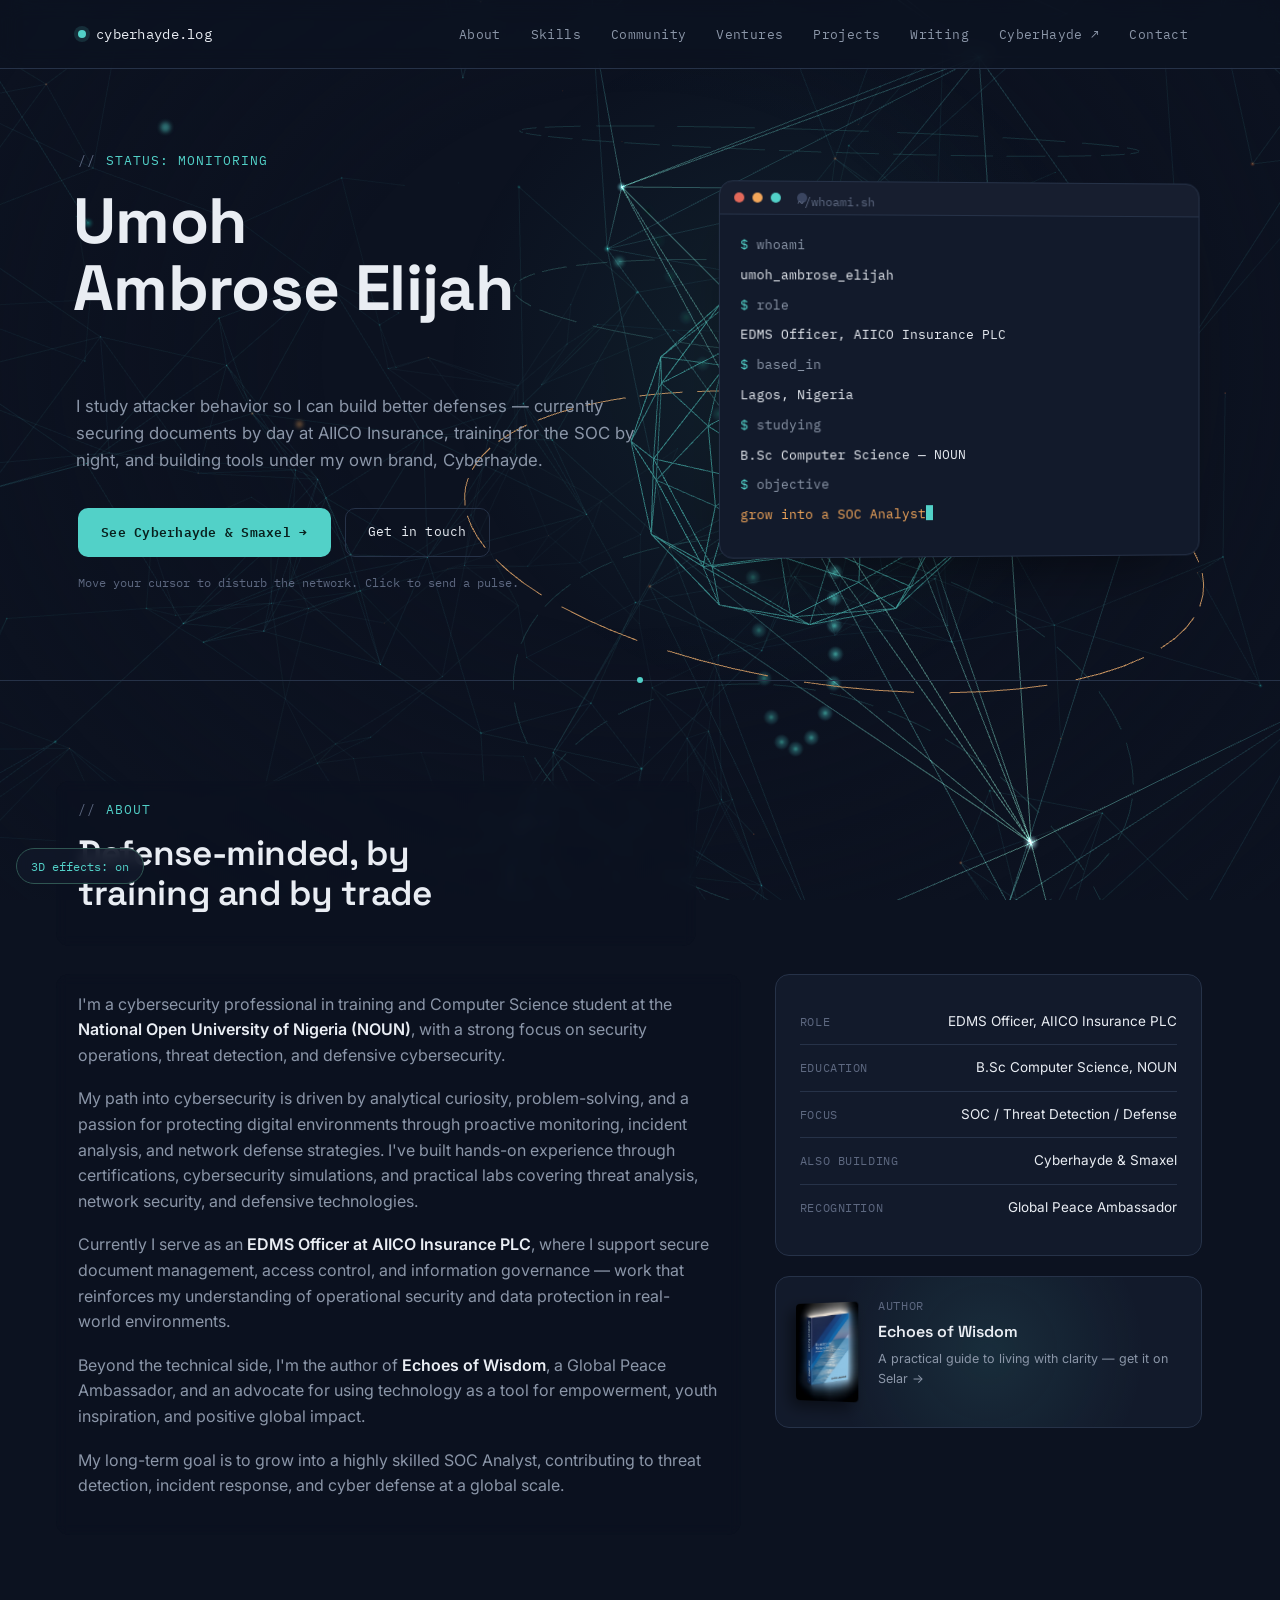
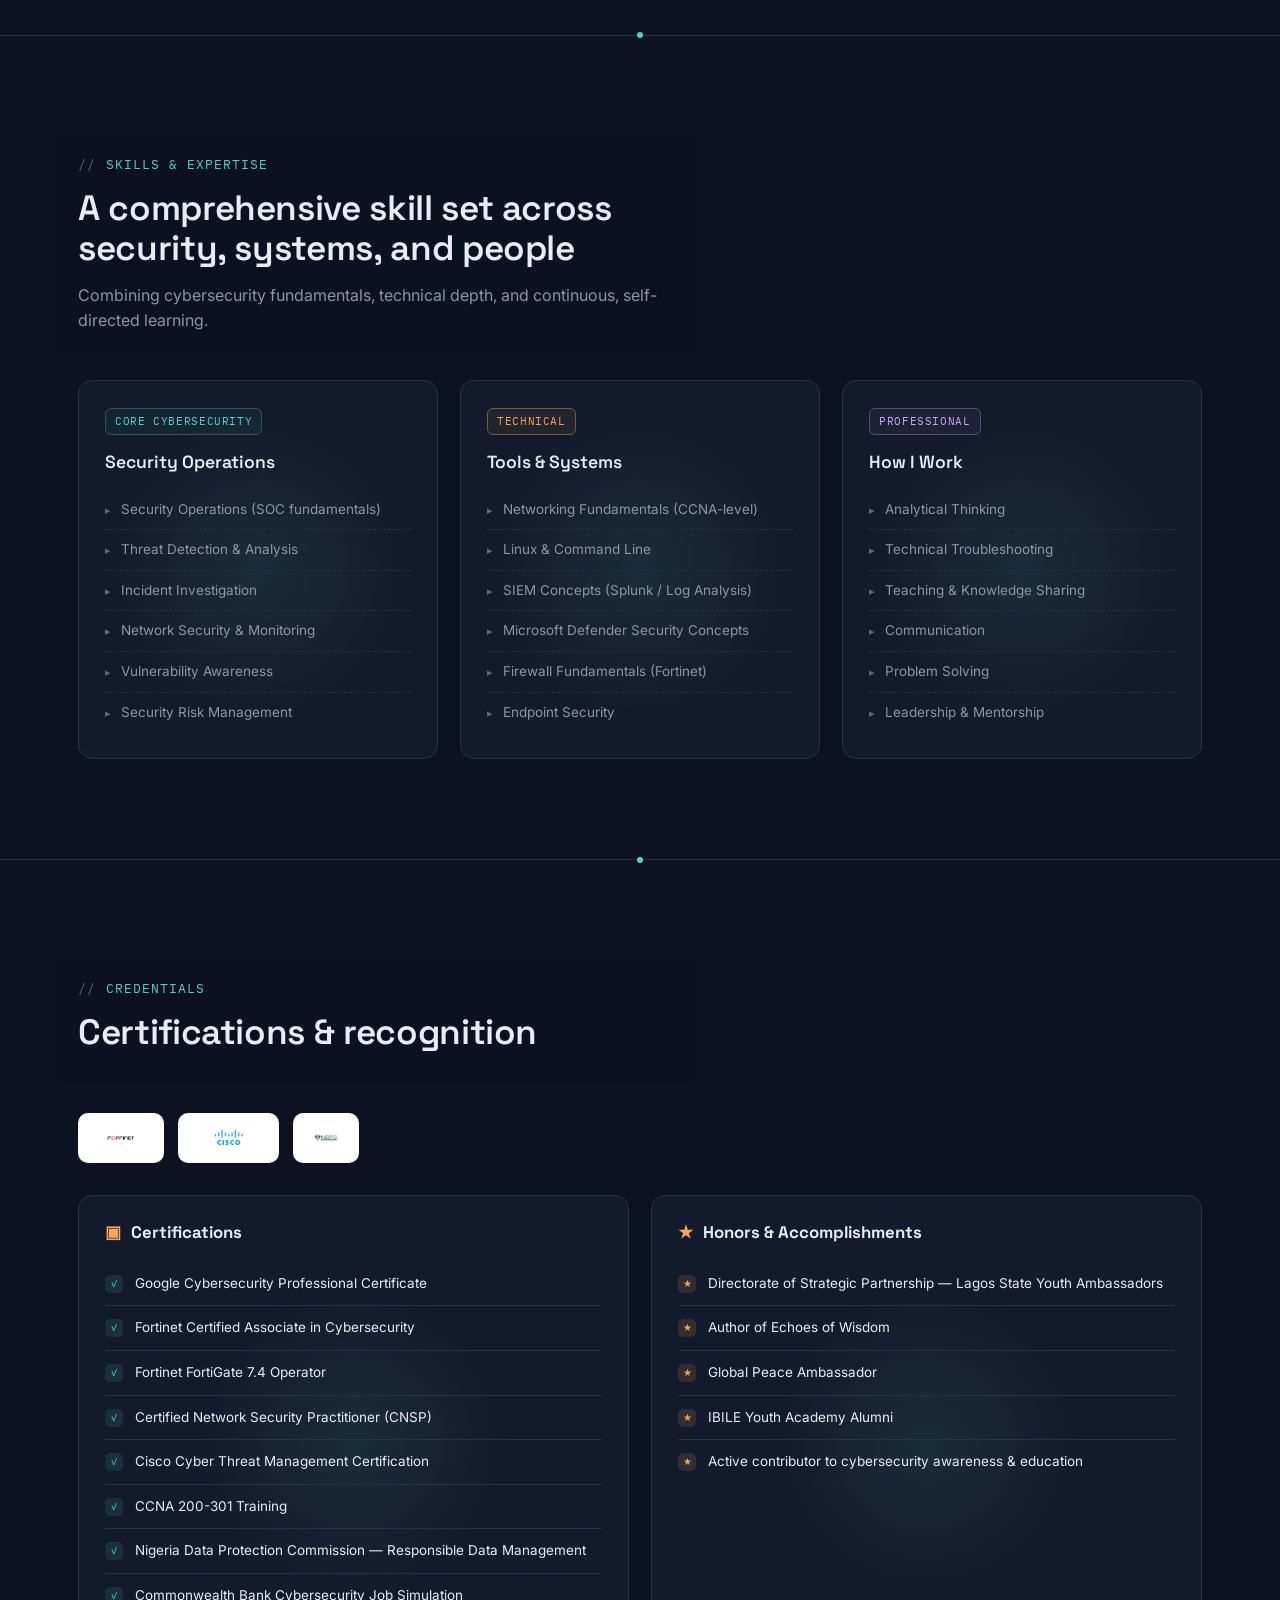
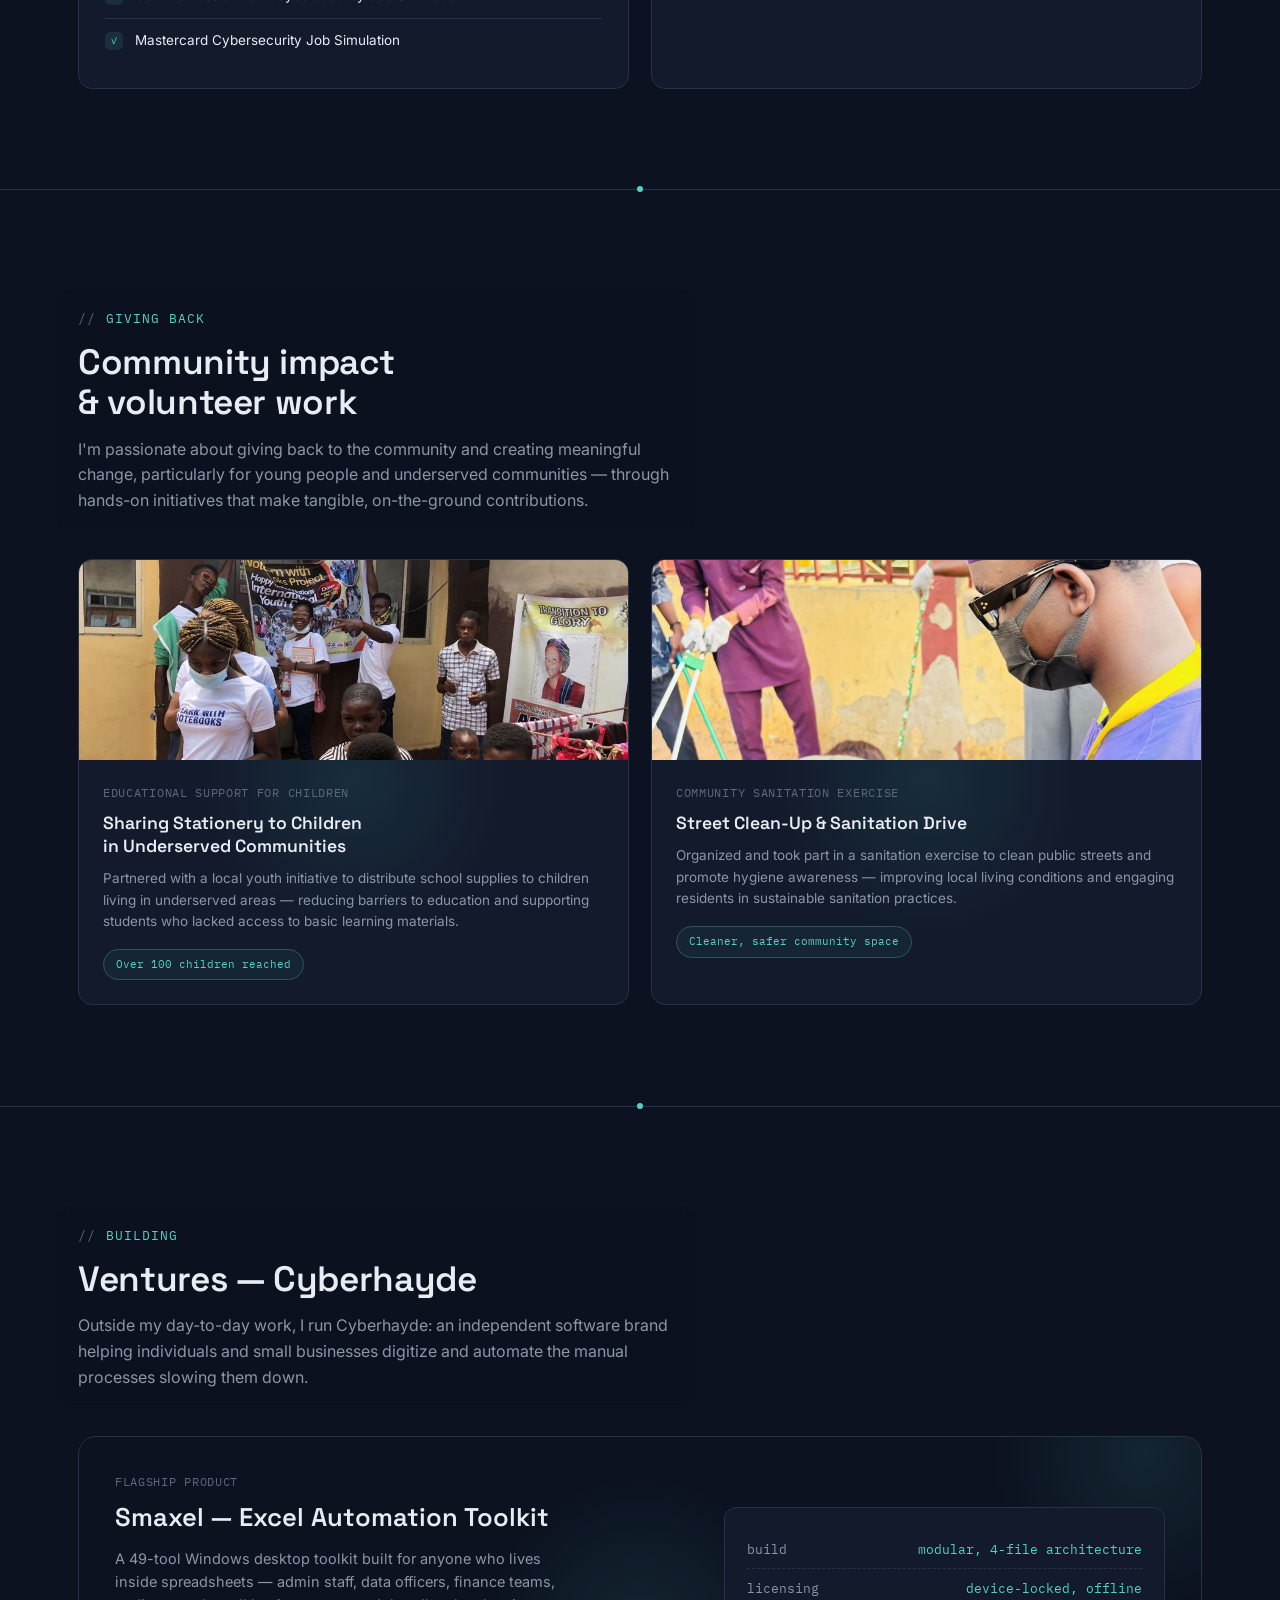
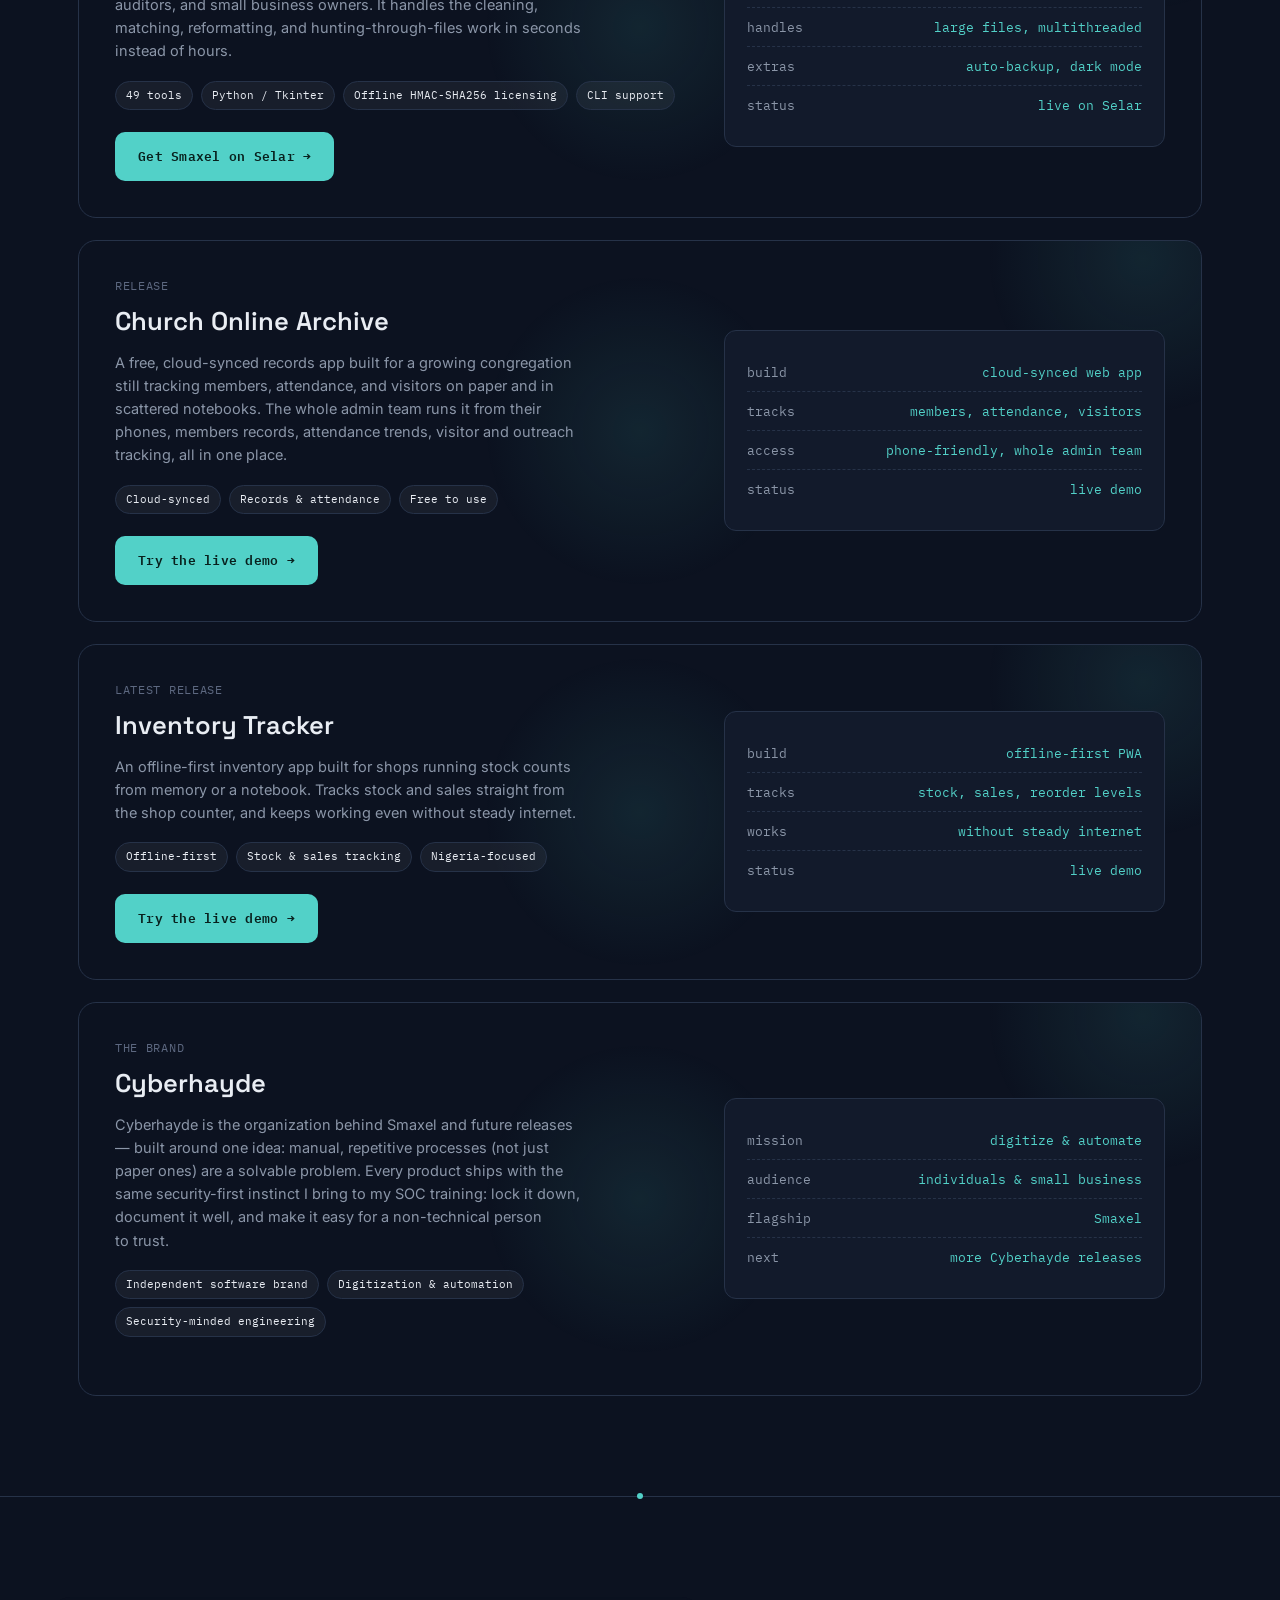
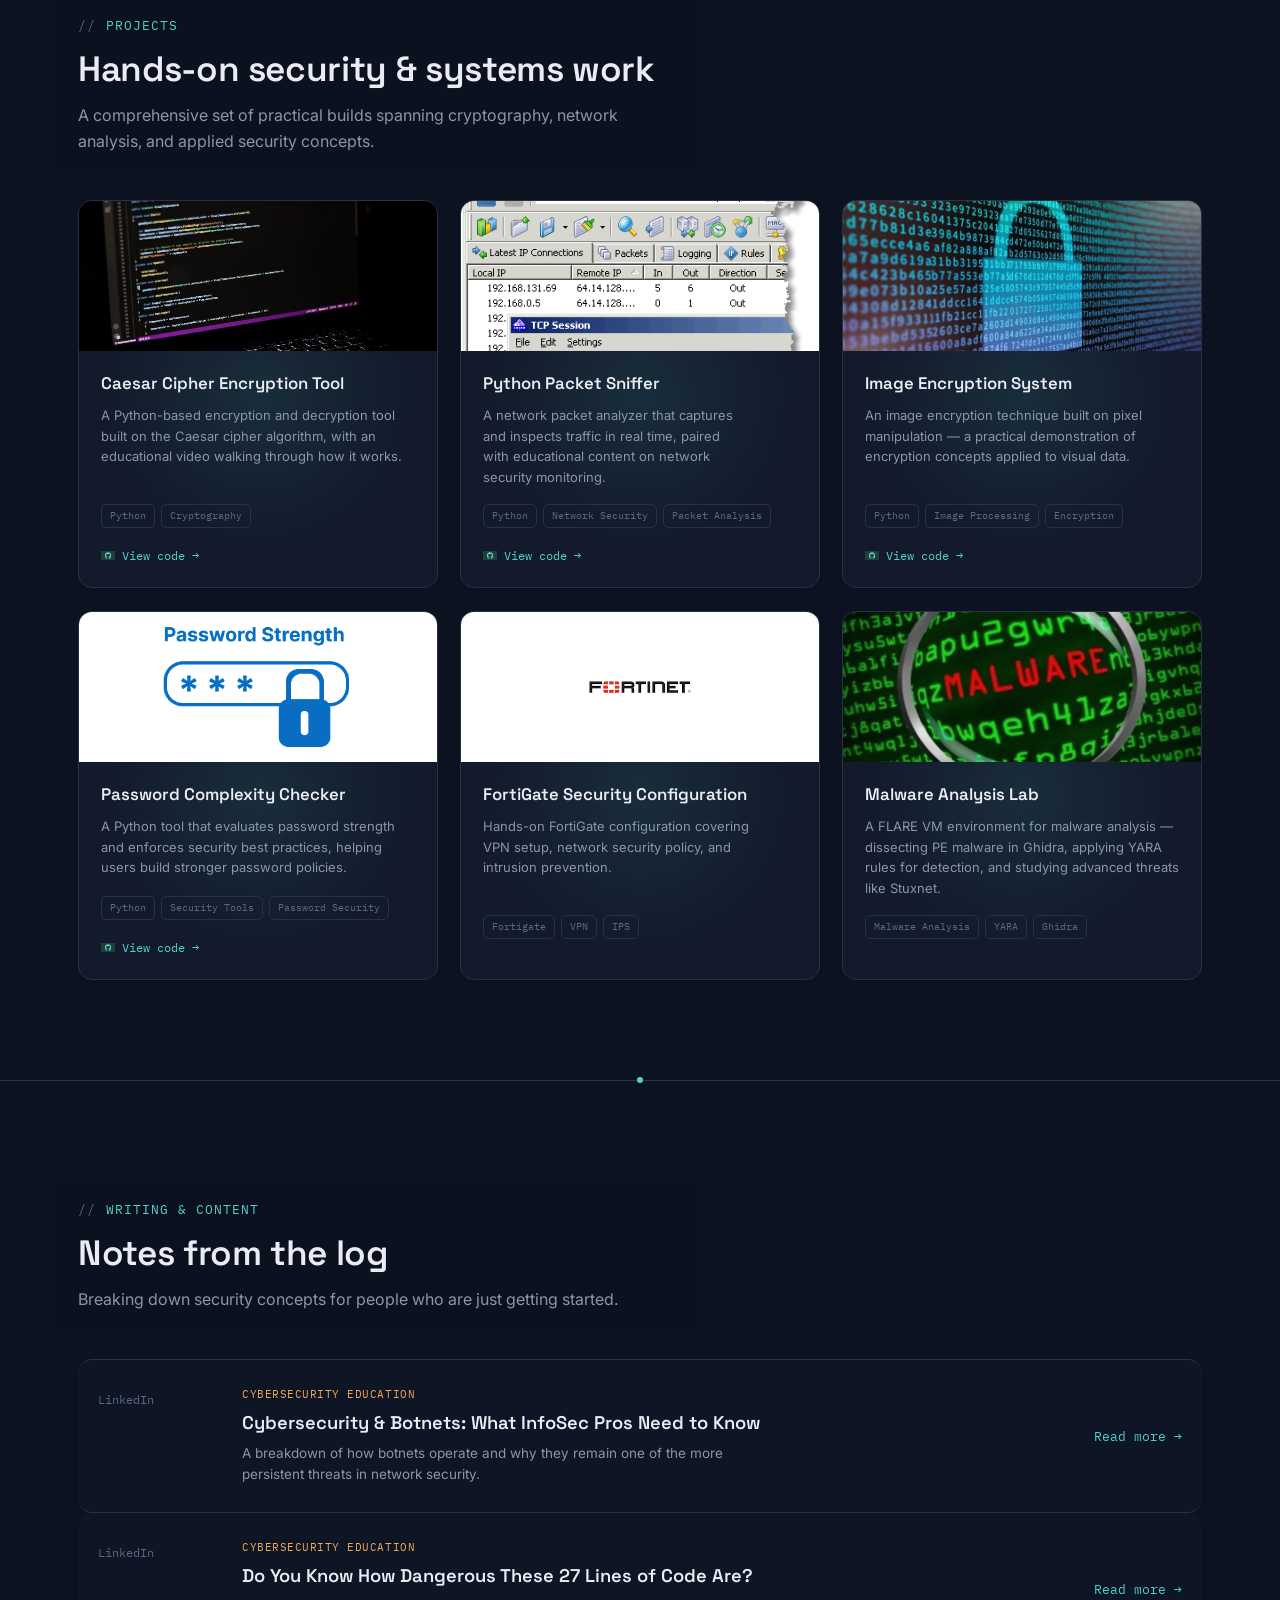
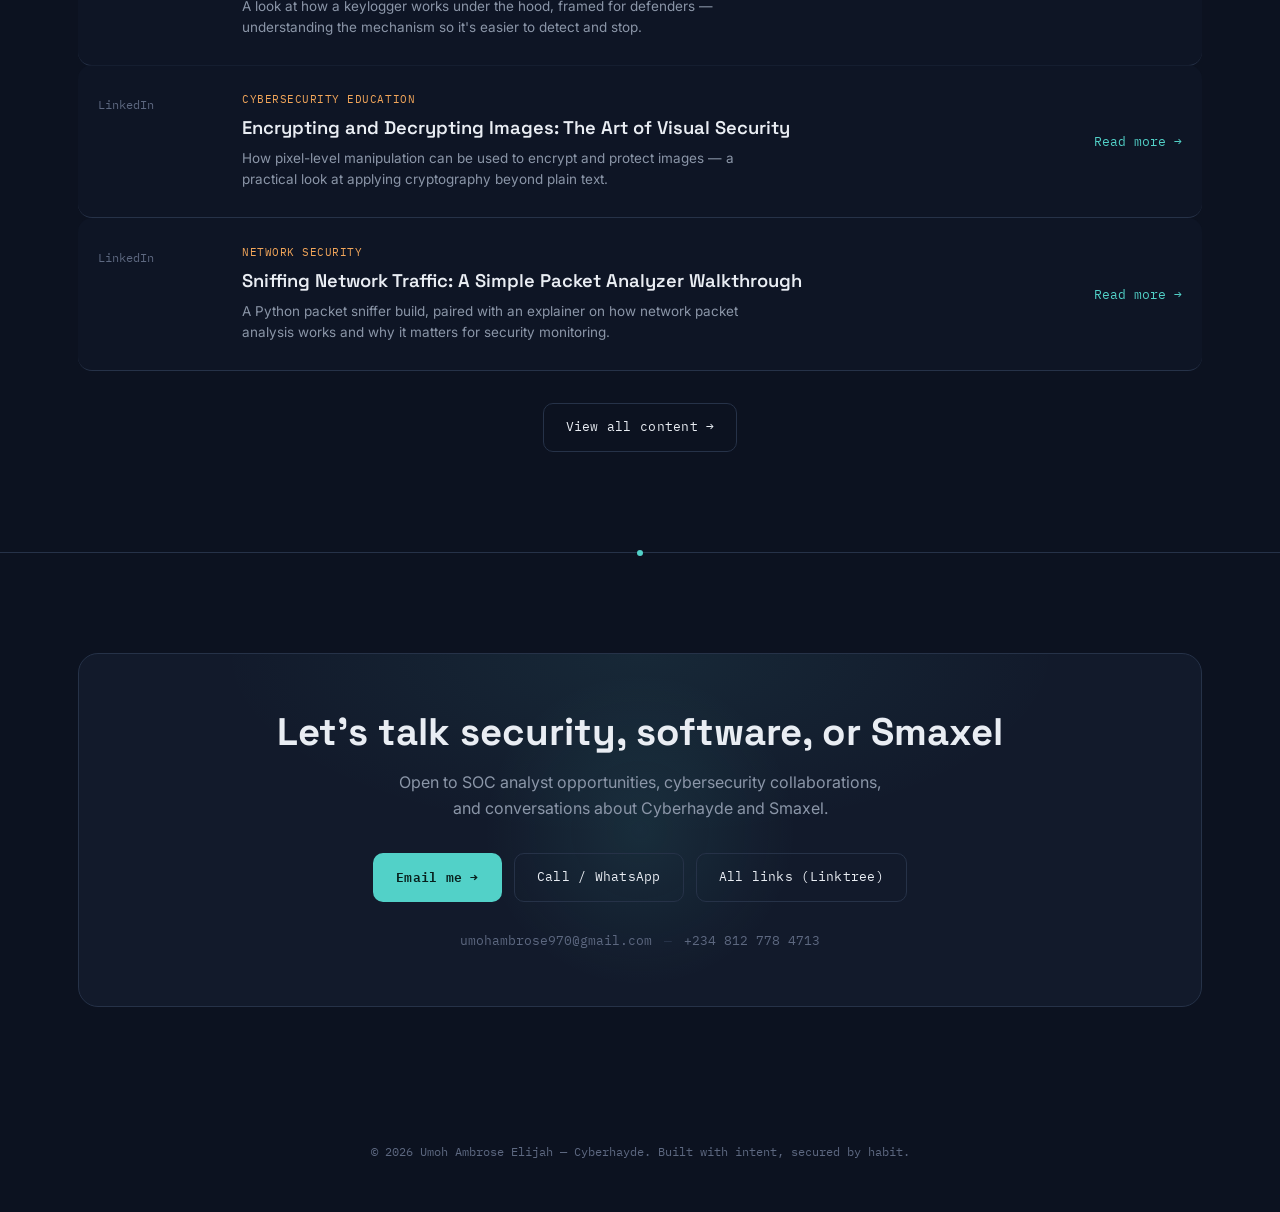
<file: index.html>
<!DOCTYPE html>
<html lang="en">
<head>
<meta charset="UTF-8">
<meta name="viewport" content="width=device-width, initial-scale=1">
<title>Umoh Ambrose Elijah — SOC Analyst in Training | Cybersecurity | Author</title>
<meta name="description" content="Umoh Ambrose Elijah — SOC Analyst in training, cybersecurity practitioner, EDMS Officer at AIICO Insurance, author of Echoes of Wisdom, and founder of Cyberhayde.">
<link rel="canonical" href="https://cyberhayde.github.io/portfolio/">
<meta name="theme-color" content="#0c1220">
<link rel="icon" type="image/svg+xml" href="data:image/svg+xml,%3Csvg xmlns='http://www.w3.org/2000/svg' viewBox='0 0 32 32'%3E%3Crect width='32' height='32' rx='7' fill='%230c1220'/%3E%3Ccircle cx='16' cy='16' r='6' fill='%2352d1c8'/%3E%3C/svg%3E">
<meta property="og:type" content="website">
<meta property="og:title" content="Umoh Ambrose Elijah — SOC Analyst in Training | Cybersecurity | Author">
<meta property="og:description" content="Cybersecurity practitioner, EDMS Officer at AIICO Insurance, author of Echoes of Wisdom, and founder of Cyberhayde.">
<meta property="og:url" content="https://cyberhayde.github.io/portfolio/">
<meta name="twitter:card" content="summary">
<meta name="twitter:title" content="Umoh Ambrose Elijah — SOC Analyst in Training | Cybersecurity | Author">
<meta name="twitter:description" content="Cybersecurity practitioner, EDMS Officer at AIICO Insurance, author of Echoes of Wisdom, and founder of Cyberhayde.">
<link rel="preconnect" href="https://fonts.googleapis.com">
<link rel="preconnect" href="https://fonts.gstatic.com" crossorigin>
<link href="https://fonts.googleapis.com/css2?family=Space+Grotesk:wght@400;500;600;700&family=Inter:wght@400;500;600;700&family=IBM+Plex+Mono:wght@400;500;600&display=swap" rel="stylesheet">
<link rel="stylesheet" href="style.css">
<link rel="stylesheet" href="3d.css">
<link rel="stylesheet" href="responsive.css">
</head>
<body>
<a class="skip" href="#top">Skip to content</a>
<canvas id="gl" aria-hidden="true"></canvas>

<header class="site-nav">
  <div class="nav-inner">
    <a href="#top" class="brand"><span class="dot"></span>cyberhayde.log</a>
    <nav class="links" id="desktopLinks"></nav>
    <button class="nav-toggle" id="navToggle" aria-label="Toggle menu" aria-expanded="false">
      <span></span><span></span><span></span>
    </button>
  </div>
</header>

<div class="mobile-menu" id="mobileMenu"></div>

<main id="top"></main>

<footer><p id="footText"></p></footer>

<button class="to-top" id="toTop" aria-label="Back to top">↑</button>


<script type="module" src="js/boot.js"></script>
</body>
</html>
</file>
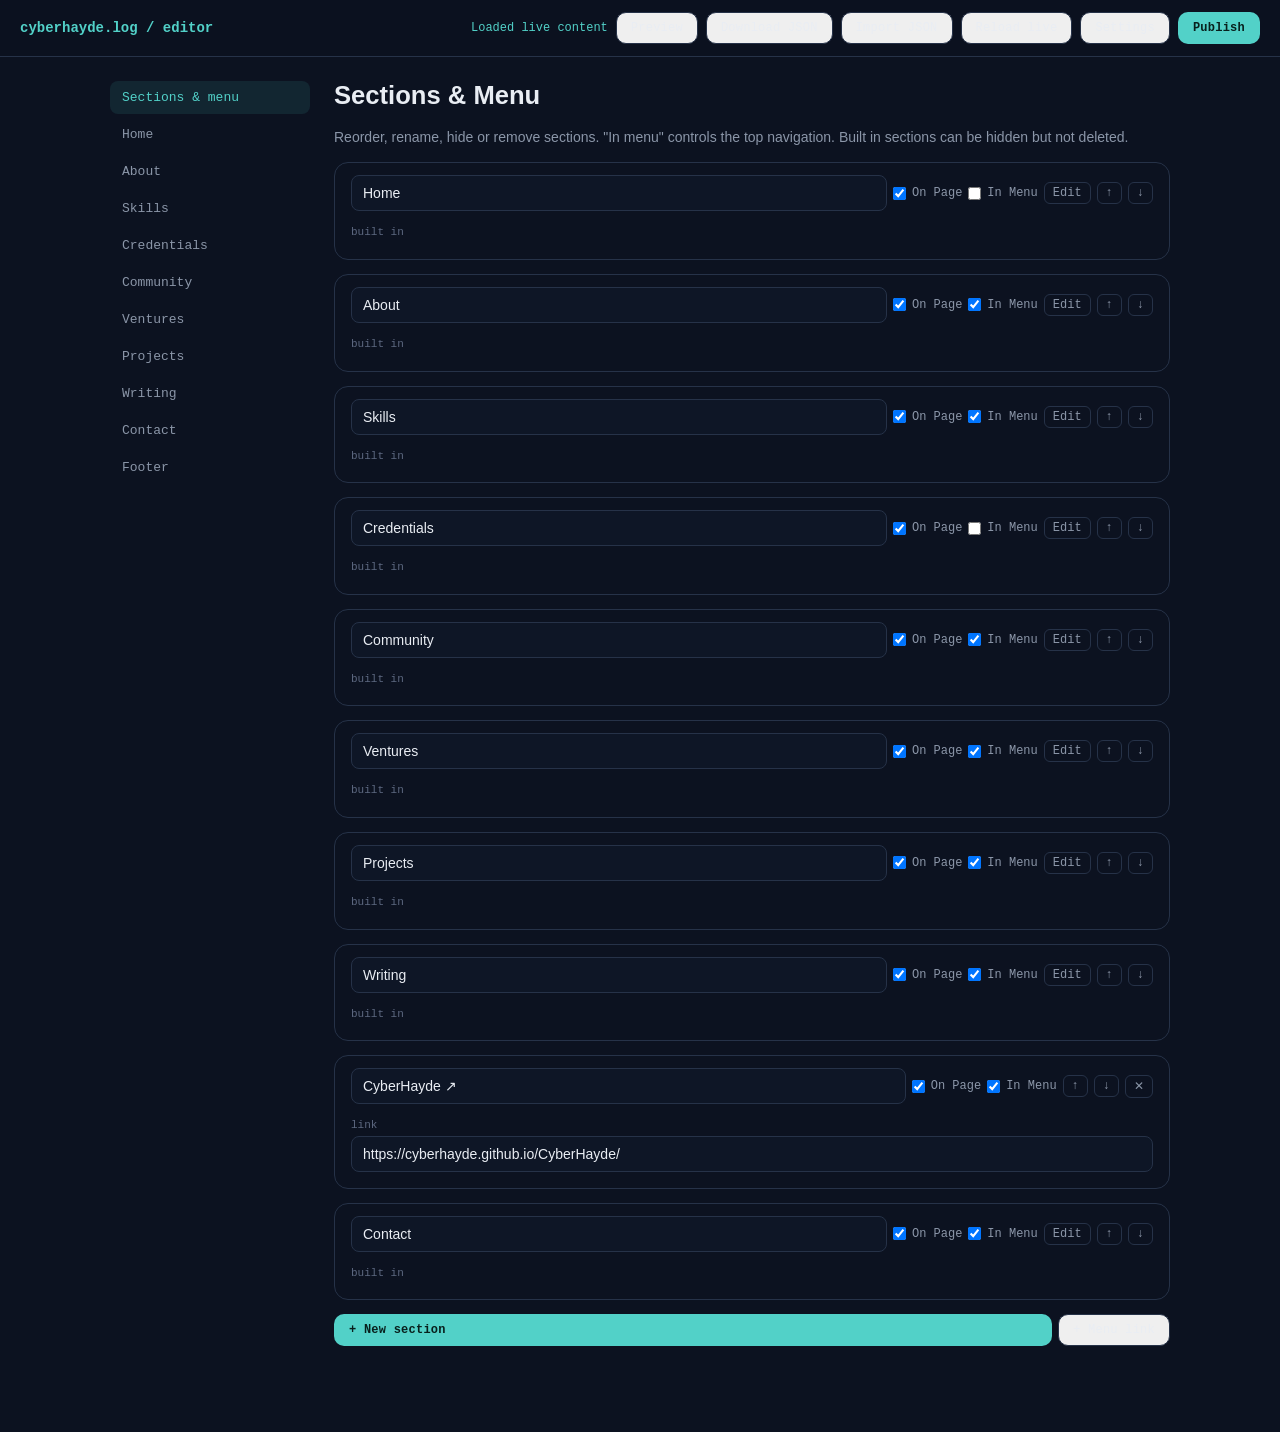
<file: admin.html>
<!DOCTYPE html>
<html lang="en">
<head>
<meta charset="UTF-8">
<meta name="viewport" content="width=device-width, initial-scale=1">
<meta name="robots" content="noindex, nofollow">
<title>Editor | cyberhayde.log</title>
<link rel="stylesheet" href="style.css">
<style>
  body{animation:none; background:var(--bg); min-height:100vh;}
  .bar{position:sticky; top:0; z-index:20; display:flex; gap:8px; align-items:center; flex-wrap:wrap; padding:12px 20px; background:rgba(12,18,32,.95); border-bottom:1px solid var(--line);}
  .bar h1{font:600 14px var(--mono); color:var(--cyan); margin-right:auto;}
  #status{font:12px var(--mono); color:var(--muted);}
  #status.warn{color:var(--amber);} #status.ok{color:var(--cyan);} #status.err{color:var(--danger);}
  .layout{display:grid; grid-template-columns:200px 1fr; gap:24px; max-width:1100px; margin:0 auto; padding:24px 20px 80px;}
  aside{position:sticky; top:80px; align-self:start; display:flex; flex-direction:column; gap:4px;}
  aside button{text-align:left; font:13px var(--mono); color:var(--muted); background:none; border:0; padding:9px 12px; border-radius:8px; cursor:pointer;}
  aside button:hover{background:rgba(255,255,255,.05); color:var(--text);}
  aside button.on{background:rgba(82,209,200,.1); color:var(--cyan);}
  main{min-width:0;}
  main h2{font:700 1.6rem var(--display); margin-bottom:16px; text-transform:capitalize;}
  label{display:block; font:12px var(--mono); color:var(--muted); margin:12px 0 5px; text-transform:capitalize;}
  input,textarea,select{width:100%; background:#0e1626; color:var(--text); border:1px solid var(--line); border-radius:8px; padding:9px 11px; font:14px var(--body);}
  textarea{min-height:84px; resize:vertical; line-height:1.5;}
  input:focus,textarea:focus,select:focus{outline:none; border-color:var(--cyan);}
  fieldset{border:1px solid var(--line); border-radius:var(--radius); padding:6px 16px 16px; margin:14px 0;}
  legend{font:600 12px var(--mono); color:var(--amber); padding:0 8px; text-transform:capitalize;}
  details{background:var(--panel); border:1px solid var(--line); border-radius:12px; margin:10px 0;}
  summary{display:flex; align-items:center; gap:6px; padding:11px 14px; cursor:pointer; font:500 14px var(--body); list-style:none;}
  summary span.t{flex:1; overflow:hidden; text-overflow:ellipsis; white-space:nowrap;}
  details .body{padding:0 16px 16px;}
  .ib{background:none; border:1px solid var(--line); color:var(--muted); border-radius:6px; padding:3px 8px; font:12px var(--mono); cursor:pointer;}
  .ib:hover{color:var(--text); border-color:var(--muted-2);} .ib.del:hover{color:var(--danger); border-color:var(--danger);}
  .row{display:flex; gap:6px; align-items:flex-start; margin:6px 0;} .row > :first-child{flex:1;}
  .add{margin-top:8px;}
  .img-row{display:flex; gap:10px; align-items:center;} .img-row img{width:56px; height:56px; object-fit:contain; background:#0e1626; border:1px solid var(--line); border-radius:8px;}
  .btn{padding:8px 14px; font-size:12px;}
  dialog{background:var(--panel); color:var(--text); border:1px solid var(--line); border-radius:var(--radius); padding:24px; width:min(480px,92vw);}
  dialog::backdrop{background:rgba(0,0,0,.6);} dialog p{font-size:13px; color:var(--muted); margin-bottom:6px;}
  @media (max-width:760px){.layout{grid-template-columns:1fr;} aside{position:static; flex-direction:row; flex-wrap:wrap;}}
</style>
</head>
<body>
<div class="bar">
  <h1>cyberhayde.log / editor</h1>
  <span id="status">loading...</span>
  <button class="btn btn-ghost" id="bPrev">Preview</button>
  <button class="btn btn-ghost" id="bDl">Download JSON</button>
  <button class="btn btn-ghost" id="bImp">Import JSON</button>
  <button class="btn btn-ghost" id="bReset">Reload live</button>
  <button class="btn btn-ghost" id="bSet">Settings</button>
  <button class="btn btn-primary" id="bPub">Publish</button>
  <input type="file" id="fImp" accept=".json,application/json" hidden>
  <input type="file" id="fImg" accept="image/*" hidden>
</div>
<div class="layout"><aside id="nav"></aside><main id="main"></main></div>

<dialog id="dlg">
  <h2 style="font:700 1.2rem var(--display);margin-bottom:8px">Publish settings</h2>
  <p>Create a fine-grained token at github.com/settings/personal-access-tokens, limited to this one repository, with Contents set to Read and write. It stays in this browser only.</p>
  <label>Owner</label><input id="cOwner">
  <label>Repository</label><input id="cRepo">
  <label>Branch</label><input id="cBranch">
  <label>Token</label><input id="cToken" type="password" autocomplete="off">
  <div class="row" style="margin-top:18px"><span></span><button class="btn btn-ghost" id="cCancel">Cancel</button><button class="btn btn-primary" id="cSave">Save</button></div>
</dialog>
<script type="module" src="js/admin.js"></script>
</body>
</html>
</file>
<file: style.css>
:root{
    --bg:        #0c1220;
    --panel:     #121a2b;
    --panel-2:   #17203400;
    --line:      #263248;
    --text:      #e9edf3;
    --muted:     #8b96a8;
    --muted-2:   #5d6880;
    --amber:     #f2a65a;
    --amber-dim: #7a5a35;
    --cyan:      #52d1c8;
    --cyan-dim:  #2f5652;
    --danger:    #e2685a;
    --radius:    14px;
    --maxw:      1180px;
    --display:   'Space Grotesk', sans-serif;
    --body:      'Inter', sans-serif;
    --mono:      'IBM Plex Mono', monospace;
  }

  *{box-sizing:border-box; margin:0; padding:0;}
  html{scroll-behavior:smooth;}
  @media (prefers-reduced-motion: reduce){
    html{scroll-behavior:auto;}
    *{animation-duration:0.001ms !important; animation-iteration-count:1 !important; transition-duration:0.001ms !important;}
  }

  body{
    background:
      radial-gradient(1100px 600px at 85% -10%, #142035 0%, transparent 60%),
      radial-gradient(900px 500px at -10% 20%, #10192c 0%, transparent 55%),
      var(--bg);
    background-size:100% 100%, 100% 100%, 100% 100%;
    animation:bgshift 22s ease-in-out infinite alternate;
    color:var(--text);
    font-family:var(--body);
    line-height:1.6;
    -webkit-font-smoothing:antialiased;
  }
  @keyframes bgshift{
    0%{background-position:85% -10%, -10% 20%, 0 0;}
    100%{background-position:78% -4%, -4% 28%, 0 0;}
  }

  /* floating ambient orbs (hero signature motion) */
  .orb{
    position:absolute; border-radius:50%; filter:blur(2px); pointer-events:none; z-index:0;
    opacity:0.5;
  }
  .orb-1{width:10px; height:10px; background:var(--cyan); top:18%; left:8%; animation:float1 9s ease-in-out infinite;}
  .orb-2{width:6px; height:6px; background:var(--amber); top:62%; left:22%; animation:float2 11s ease-in-out infinite;}
  .orb-3{width:8px; height:8px; background:var(--cyan); top:38%; left:46%; animation:float1 13s ease-in-out infinite reverse;}
  @keyframes float1{0%,100%{transform:translate(0,0);} 50%{transform:translate(14px,-22px);}}
  @keyframes float2{0%,100%{transform:translate(0,0);} 50%{transform:translate(-18px,16px);}}

  /* hero load-in stagger */
  .hero-copy > *{opacity:0; transform:translateY(14px); animation:heroIn .7s ease forwards;}
  .hero-copy .eyebrow{animation-delay:.05s;}
  .hero-copy h1{animation-delay:.15s;}
  .hero-copy .role-line{animation-delay:.28s;}
  .hero-copy p.lede{animation-delay:.4s;}
  .hero-copy .hero-ctas{animation-delay:.52s;}
  @keyframes heroIn{to{opacity:1; transform:translateY(0);}}

  .role-rotator{
    position:relative; display:inline-block;
    transition:opacity .35s ease, transform .35s ease;
  }
  .role-rotator.swap{opacity:0; transform:translateY(6px);}

  a{color:inherit; text-decoration:none;}
  img{max-width:100%; display:block;}
  ul{list-style:none;}

  ::selection{background:var(--amber); color:#1a1305;}

  .wrap{max-width:var(--maxw); margin:0 auto; padding:0 28px;}

  /* -------------------- NAV -------------------- */
  header.site-nav{
    position:fixed; top:0; left:0; right:0; z-index:100;
    background:rgba(12,18,32,0.78);
    backdrop-filter:blur(10px);
    border-bottom:1px solid var(--line);
  }
  .nav-inner{
    max-width:var(--maxw); margin:0 auto; padding:0 28px;
    height:68px; display:flex; align-items:center; justify-content:space-between;
  }
  .brand{
    font-family:var(--mono); font-size:14px; letter-spacing:0.02em; color:var(--text);
    display:flex; align-items:center; gap:10px;
  }
  .brand .dot{
    width:8px; height:8px; border-radius:50%; background:var(--cyan);
    box-shadow:0 0 0 4px rgba(82,209,200,0.15);
    animation:pulse 2.4s ease-in-out infinite;
  }
  @keyframes pulse{
    0%,100%{opacity:1;} 50%{opacity:0.35;}
  }
  nav.links{display:flex; gap:2px;}
  nav.links a{
    font-family:var(--mono); font-size:12.5px; letter-spacing:0.03em;
    color:var(--muted); padding:8px 14px; border-radius:8px; position:relative;
    transition:color .2s ease, background .2s ease;
  }
  nav.links a:hover{color:var(--text); background:rgba(255,255,255,0.04);}
  nav.links a.active{color:var(--cyan);}
  nav.links a.active::after{
    content:''; position:absolute; left:14px; right:14px; bottom:2px; height:1px; background:var(--cyan);
  }

  .nav-toggle{
    display:none; flex-direction:column; gap:5px; background:none; border:none; cursor:pointer; padding:8px;
  }
  .nav-toggle span{width:22px; height:2px; background:var(--text); border-radius:2px; transition:transform .25s ease, opacity .25s ease;}
  .mobile-menu{
    display:none; position:fixed; top:68px; left:0; right:0; bottom:0; z-index:99;
    background:rgba(9,13,22,0.98); backdrop-filter:blur(6px);
    padding:20px 28px; flex-direction:column; gap:4px;
  }
  .mobile-menu.open{display:flex;}
  .mobile-menu a{
    font-family:var(--mono); font-size:15px; padding:16px 4px; border-bottom:1px solid var(--line); color:var(--muted);
  }
  .mobile-menu a.active{color:var(--cyan);}

  /* -------------------- HERO -------------------- */
  .hero{
    padding:150px 0 90px;
    display:grid; grid-template-columns:1.1fr 0.9fr; gap:56px; align-items:center;
  }
  .eyebrow{
    font-family:var(--mono); font-size:12.5px; color:var(--cyan); letter-spacing:0.08em;
    text-transform:uppercase; margin-bottom:18px; display:flex; align-items:center; gap:10px;
  }
  .eyebrow::before{content:'//'; color:var(--muted-2);}
  h1.name{
    font-family:var(--display); font-weight:700;
    font-size:clamp(2.4rem, 5.2vw, 4rem);
    line-height:1.05; letter-spacing:-0.01em;
    margin-bottom:18px;
  }
  .role-line{
    font-family:var(--mono); font-size:clamp(0.9rem, 1.4vw, 1.05rem);
    color:var(--amber); margin-bottom:26px; letter-spacing:0.01em;
  }
  .role-line .sep{color:var(--muted-2); margin:0 8px;}
  .hero p.lede{
    color:var(--muted); font-size:1.05rem; max-width:52ch; margin-bottom:34px;
  }
  .hero-ctas{display:flex; gap:14px; flex-wrap:wrap;}
  .btn{
    font-family:var(--mono); font-size:13px; letter-spacing:0.02em;
    padding:13px 22px; border-radius:10px; display:inline-flex; align-items:center; gap:8px;
    transition:transform .2s ease, box-shadow .2s ease, background .2s ease, border-color .2s ease;
    border:1px solid transparent; cursor:pointer;
  }
  .btn-primary{background:var(--cyan); color:#08201d; font-weight:600;}
  .btn-primary:hover{transform:translateY(-2px); box-shadow:0 10px 24px rgba(82,209,200,0.22);}
  .btn-ghost{border-color:var(--line); color:var(--text);}
  .btn-ghost:hover{border-color:var(--muted-2); background:rgba(255,255,255,0.03); transform:translateY(-2px);}

  /* terminal console signature element */
  .console{
    background:var(--panel); border:1px solid var(--line); border-radius:var(--radius);
    font-family:var(--mono); font-size:13px; overflow:hidden;
    box-shadow:0 30px 60px -30px rgba(0,0,0,0.6);
  }
  .console-bar{
    display:flex; align-items:center; gap:8px; padding:11px 14px; border-bottom:1px solid var(--line);
    background:rgba(255,255,255,0.02);
  }
  .console-bar span{width:10px; height:10px; border-radius:50%; background:#3a4560;}
  .console-bar span:nth-child(1){background:#e2685a;}
  .console-bar span:nth-child(2){background:#f2a65a;}
  .console-bar span:nth-child(3){background:#52d1c8;}
  .console-bar .path{margin-left:8px; color:var(--muted-2); font-size:11.5px;}
  .console-body{padding:20px 20px 22px; color:var(--muted);}
  .console-body .line{margin-bottom:9px; white-space:pre-wrap;}
  .console-body .prompt{color:var(--cyan);}
  .console-body .val{color:var(--text);}
  .console-body .status{color:var(--amber);}
  .caret{display:inline-block; width:7px; height:15px; background:var(--cyan); vertical-align:-2px; animation:blink 1s step-end infinite;}
  @keyframes blink{50%{opacity:0;}}

  /* -------------------- SECTION SCAFFOLD -------------------- */
  section{padding:100px 0;}
  .sec-head{margin-bottom:48px; max-width:64ch;}
  .sec-head .eyebrow{margin-bottom:14px;}
  .sec-head h2{
    font-family:var(--display); font-weight:600; font-size:clamp(1.6rem, 3vw, 2.2rem);
    margin-bottom:14px; letter-spacing:-0.01em;
  }
  .sec-head p{color:var(--muted); font-size:1rem;}

  /* signal divider — same status-dot language as the nav, marking each seam */
  .sec-divider{position:relative; height:1px; background:var(--line);}
  .sec-divider .ping{
    position:absolute; left:50%; top:50%; width:6px; height:6px; border-radius:50%;
    background:var(--cyan); transform:translate(-50%,-50%);
    box-shadow:0 0 0 0 rgba(82,209,200,0.35);
    animation:radarping 3.2s ease-out infinite;
  }
  @keyframes radarping{
    0%{box-shadow:0 0 0 0 rgba(82,209,200,0.35);}
    70%{box-shadow:0 0 0 14px rgba(82,209,200,0);}
    100%{box-shadow:0 0 0 0 rgba(82,209,200,0);}
  }

  .reveal{opacity:0; transform:translateY(18px); transition:opacity .6s ease, transform .6s ease;}
  .reveal.in{opacity:1; transform:translateY(0);}

  /* -------------------- ABOUT -------------------- */
  .about-grid{display:grid; grid-template-columns:1.5fr 1fr; gap:56px; align-items:start;}
  .about-grid p{color:var(--muted); margin-bottom:18px; max-width:66ch;}
  .about-grid p strong{color:var(--text); font-weight:600;}
  .fact-card{
    background:var(--panel); border:1px solid var(--line); border-radius:var(--radius); padding:24px;
  }
  .fact-card .fact{display:flex; justify-content:space-between; gap:14px; padding:12px 0; border-bottom:1px solid var(--line); font-size:13.5px;}
  .fact-card .fact:last-child{border-bottom:none;}
  .fact-card .fact .k{color:var(--muted-2); font-family:var(--mono); font-size:11.5px; text-transform:uppercase; letter-spacing:0.05em; padding-top:2px;}
  .fact-card .fact .v{color:var(--text); text-align:right;}

  .book-card{
    margin-top:20px; background:var(--panel); border:1px solid var(--line); border-radius:var(--radius);
    padding:20px; display:flex; gap:18px; align-items:center; transition:border-color .2s ease, transform .2s ease;
  }
  .book-card:hover{border-color:var(--muted-2); transform:translateY(-2px);}
  .book-card img{width:64px; border-radius:4px; box-shadow:0 10px 20px -8px rgba(0,0,0,0.6); flex-shrink:0;}
  .book-card h4{font-family:var(--display); font-size:1rem; margin:2px 0 4px; font-weight:600;}
  .book-card p{color:var(--muted); font-size:12.5px;}
  .book-info .venture-kicker{margin-bottom:4px;}

  /* -------------------- SKILLS -------------------- */
  .skill-cols{display:grid; grid-template-columns:repeat(3, 1fr); gap:22px;}
  .skill-panel{
    background:var(--panel); border:1px solid var(--line); border-radius:var(--radius); padding:26px;
  }
  .skill-panel .tag{
    display:inline-block; font-family:var(--mono); font-size:10.5px; letter-spacing:0.06em; text-transform:uppercase;
    color:var(--cyan); border:1px solid var(--cyan-dim); background:rgba(82,209,200,0.06);
    padding:4px 9px; border-radius:6px; margin-bottom:16px;
  }
  .skill-panel.technical .tag{color:var(--amber); border-color:var(--amber-dim); background:rgba(242,166,90,0.07);}
  .skill-panel.professional .tag{color:#c9a6f2; border-color:#5a4a7a; background:rgba(201,166,242,0.06);}
  .skill-panel h3{font-family:var(--display); font-size:1.1rem; margin-bottom:16px; font-weight:600;}
  .skill-panel li{
    font-size:13.5px; color:var(--muted); padding:9px 0; border-bottom:1px dashed var(--line);
    display:flex; gap:10px; align-items:baseline;
  }
  .skill-panel li:last-child{border-bottom:none;}
  .skill-panel li::before{content:'▸'; color:var(--muted-2); flex-shrink:0; font-size:11px;}

  /* -------------------- CERTS / HONORS -------------------- */
  .logo-strip{display:flex; flex-wrap:wrap; gap:14px; margin-bottom:32px;}
  .logo-chip{
    background:#fff; border-radius:10px; padding:12px 20px; display:flex; align-items:center; justify-content:center;
    transition:transform .2s ease;
  }
  .logo-chip:hover{transform:translateY(-3px);}
  .logo-chip img{height:26px; width:auto; object-fit:contain;}

  .cred-grid{display:grid; grid-template-columns:1fr 1fr; gap:22px;}
  .cred-card{background:var(--panel); border:1px solid var(--line); border-radius:var(--radius); padding:26px;}
  .cred-card h3{font-family:var(--display); font-size:1.05rem; margin-bottom:18px; display:flex; align-items:center; gap:10px;}
  .cred-card h3 .ico{color:var(--amber);}
  .cred-card .item{
    display:flex; gap:12px; padding:11px 0; border-bottom:1px solid var(--line); font-size:13.5px; color:var(--muted);
  }
  .cred-card .item:last-child{border-bottom:none;}
  .cred-card .item .chip{
    flex-shrink:0; width:18px; height:18px; border-radius:5px; margin-top:2px;
    background:rgba(82,209,200,0.12); color:var(--cyan); display:flex; align-items:center; justify-content:center;
    font-size:10px; font-family:var(--mono);
  }
  .cred-card.honors .item .chip{background:rgba(242,166,90,0.14); color:var(--amber);}
  .cred-card .item .v{color:var(--text);}

  /* -------------------- COMMUNITY -------------------- */
  .community-grid{display:grid; grid-template-columns:1fr 1fr; gap:22px;}
  .community-card{
    background:var(--panel); border:1px solid var(--line); border-radius:var(--radius); overflow:hidden;
    transition:transform .2s ease, border-color .2s ease;
  }
  .community-card:hover{transform:translateY(-4px); border-color:var(--muted-2);}
  .community-card img{width:100%; height:200px; object-fit:cover; display:block; filter:saturate(0.92);}
  .community-body{padding:24px;}
  .community-body h3{font-family:var(--display); font-size:1.1rem; margin-bottom:10px; font-weight:600;}
  .community-body p{color:var(--muted); font-size:13.5px; margin-bottom:16px;}
  .impact-tag{
    font-family:var(--mono); font-size:11px; color:var(--cyan); border:1px solid var(--cyan-dim);
    background:rgba(82,209,200,0.06); display:inline-block; padding:6px 12px; border-radius:20px;
  }

  /* -------------------- VENTURES (new) -------------------- */
  .venture-card{
    background:linear-gradient(160deg, #131c30 0%, #101728 100%);
    border:1px solid var(--line); border-radius:18px; padding:36px;
    display:grid; grid-template-columns:1.3fr 1fr; gap:36px; align-items:center;
    position:relative; overflow:hidden;
  }
  .venture-card::before{
    content:''; position:absolute; top:-40%; right:-10%; width:340px; height:340px; border-radius:50%;
    background:radial-gradient(circle, rgba(82,209,200,0.10), transparent 65%);
  }
  .venture-card + .venture-card{margin-top:22px;}
  .venture-kicker{font-family:var(--mono); font-size:11.5px; color:var(--muted-2); letter-spacing:0.06em; text-transform:uppercase; margin-bottom:10px;}
  .venture-card h3{font-family:var(--display); font-size:1.6rem; margin-bottom:12px; font-weight:600;}
  .venture-card p{color:var(--muted); font-size:14.5px; margin-bottom:18px; max-width:52ch;}
  .venture-badges{display:flex; flex-wrap:wrap; gap:8px; margin-bottom:22px;}
  .venture-badges span{
    font-family:var(--mono); font-size:11px; color:var(--text); background:rgba(255,255,255,0.05);
    border:1px solid var(--line); padding:5px 10px; border-radius:20px;
  }
  .venture-panel{
    background:var(--panel); border:1px solid var(--line); border-radius:12px; padding:22px;
    font-family:var(--mono); font-size:12.5px; color:var(--muted); position:relative; z-index:1;
  }
  .venture-panel .row{display:flex; justify-content:space-between; padding:9px 0; border-bottom:1px dashed var(--line);}
  .venture-panel .row:last-child{border-bottom:none;}
  .venture-panel .row .v{color:var(--cyan);}

  /* -------------------- PROJECTS -------------------- */
  .project-grid{display:grid; grid-template-columns:repeat(3, 1fr); gap:22px;}
  .project-card{
    background:var(--panel); border:1px solid var(--line); border-radius:var(--radius); overflow:hidden;
    display:flex; flex-direction:column; transition:border-color .2s ease, transform .2s ease;
  }
  .project-card:hover{border-color:var(--muted-2); transform:translateY(-3px);}
  .project-thumb{
    width:100%; height:150px; object-fit:cover; display:block; filter:saturate(0.9);
    transition:transform .4s ease;
  }
  .project-thumb.logo-thumb{object-fit:contain; background:#fff; padding:26px 0;}
  .project-card:hover .project-thumb{transform:scale(1.04);}
  .project-card-body{padding:22px; display:flex; flex-direction:column; flex:1;}
  .project-card h3{font-family:var(--display); font-size:1.05rem; margin-bottom:10px; font-weight:600;}
  .project-card p{color:var(--muted); font-size:13px; flex:1; margin-bottom:16px;}
  .project-tags{display:flex; flex-wrap:wrap; gap:6px; margin-bottom:18px;}
  .project-tags span{
    font-family:var(--mono); font-size:10px; color:var(--muted-2); border:1px solid var(--line);
    padding:3px 8px; border-radius:6px;
  }
  .project-card a.code-link{
    font-family:var(--mono); font-size:12px; color:var(--cyan); display:inline-flex; align-items:center; gap:7px;
  }
  .project-card a.code-link:hover{text-decoration:underline;}
  .gh-icon{width:14px; height:14px; object-fit:contain; filter:invert(78%) sepia(28%) saturate(561%) hue-rotate(122deg) brightness(94%);}

  /* -------------------- WRITING -------------------- */
  .writing-list{display:flex; flex-direction:column;}
  .writing-item{
    display:grid; grid-template-columns:120px 1fr auto; gap:24px; align-items:start;
    padding:26px 0; border-bottom:1px solid var(--line);
  }
  .writing-item:first-child{border-top:1px solid var(--line);}
  .writing-item time{font-family:var(--mono); font-size:12px; color:var(--muted-2); padding-top:4px;}
  .writing-item .meta{display:flex; gap:10px; align-items:center; margin-bottom:8px; flex-wrap:wrap;}
  .writing-item .cat{
    font-family:var(--mono); font-size:10.5px; color:var(--amber); text-transform:uppercase; letter-spacing:0.05em;
  }
  .writing-item .read{font-family:var(--mono); font-size:10.5px; color:var(--muted-2);}
  .writing-item h3{font-family:var(--display); font-size:1.15rem; margin-bottom:8px; font-weight:600;}
  .writing-item p{color:var(--muted); font-size:13.5px; max-width:60ch;}
  .writing-item .go{
    font-family:var(--mono); font-size:12.5px; color:var(--cyan); align-self:center; white-space:nowrap;
  }
  .view-all{margin-top:32px; text-align:center;}

  /* -------------------- CONTACT -------------------- */
  .contact-panel{
    background:var(--panel); border:1px solid var(--line); border-radius:20px; padding:56px;
    text-align:center; position:relative; overflow:hidden;
  }
  .contact-panel::before{
    content:''; position:absolute; inset:0; background:radial-gradient(600px 260px at 50% 0%, rgba(82,209,200,0.08), transparent 70%);
  }
  .contact-panel h2{font-family:var(--display); font-size:clamp(1.6rem,3.4vw,2.4rem); margin-bottom:16px; position:relative;}
  .contact-panel p{color:var(--muted); max-width:50ch; margin:0 auto 32px; position:relative;}
  .contact-ctas{display:flex; gap:14px; justify-content:center; flex-wrap:wrap; position:relative;}
  .contact-details{
    margin-top:28px; font-family:var(--mono); font-size:12.5px; color:var(--muted-2);
    display:flex; gap:10px; justify-content:center; flex-wrap:wrap; position:relative;
  }
  .contact-details .dash{color:var(--line);}

  footer{padding:36px 0 50px; text-align:center;}
  footer p{font-family:var(--mono); font-size:11.5px; color:var(--muted-2);}

  .to-top{
    position:fixed; right:24px; bottom:24px; width:44px; height:44px; border-radius:12px;
    background:var(--panel); border:1px solid var(--line); color:var(--text); display:flex; align-items:center; justify-content:center;
    opacity:0; pointer-events:none; transition:opacity .25s ease, transform .2s ease; z-index:90; cursor:pointer;
  }
  .to-top.show{opacity:1; pointer-events:auto;}
  .to-top:hover{transform:translateY(-3px); border-color:var(--muted-2);}

  /* -------------------- RESPONSIVE -------------------- */
  @media (max-width:980px){
    .hero{grid-template-columns:1fr; padding-top:130px;}
    .about-grid{grid-template-columns:1fr;}
    .skill-cols{grid-template-columns:1fr 1fr;}
    .cred-grid{grid-template-columns:1fr;}
    .venture-card{grid-template-columns:1fr;}
    .project-grid{grid-template-columns:1fr 1fr;}
  }
  @media (max-width:720px){
    nav.links{display:none;}
    .nav-toggle{display:flex;}
    .wrap{padding:0 20px;}
    .hero{padding:118px 0 60px;}
    section{padding:64px 0;}
    .skill-cols{grid-template-columns:1fr;}
    .project-grid{grid-template-columns:1fr;}
    .writing-item{grid-template-columns:1fr; gap:8px;}
    .writing-item .go{justify-self:start;}
    .contact-panel{padding:38px 22px;}
    h1.name{font-size:2.2rem;}
  }
</file>
<file: 3d.css>
/* 3D layer: sits on top of style.css */
html{background:var(--bg);}
body{background:transparent; animation:none;}
#gl{position:fixed; inset:0; width:100%; height:100%; z-index:0; pointer-events:none;}
body::before{content:''; position:fixed; inset:0; z-index:0; pointer-events:none;
  background:radial-gradient(ellipse at 50% 40%, transparent 35%, rgba(12,18,32,.75) 100%);}
header.site-nav, main, footer, .to-top{position:relative; z-index:1;}
header.site-nav{position:fixed; z-index:100;}
.to-top{position:fixed; z-index:90;}

/* readable panels over the moving scene */
.about-grid > .reveal:first-child, .sec-head{
  background:rgba(12,18,32,.55); backdrop-filter:blur(6px); -webkit-backdrop-filter:blur(6px);
  border-radius:var(--radius); padding:18px 22px; margin-left:-22px; margin-right:-22px;
}
.sec-head{margin-bottom:28px;}

/* tilt cards */
.tilt{will-change:transform;
  transform:perspective(900px) rotateX(var(--rx,0deg)) rotateY(var(--ry,0deg));
  transition:transform .25s ease, box-shadow .25s ease;
  background-image:radial-gradient(260px circle at var(--gx,50%) var(--gy,50%), rgba(82,209,200,.10), transparent 60%);}
.tilt:hover{box-shadow:0 24px 50px -24px rgba(0,0,0,.7), 0 0 0 1px rgba(82,209,200,.25);}
.tilt.reveal.in{transition:transform .25s ease, box-shadow .25s ease, opacity .6s ease;}

/* book cover leans in 3D */
.book-card img{transform:perspective(500px) rotateY(-22deg); transition:transform .5s ease;
  box-shadow:-6px 6px 16px rgba(0,0,0,.5); transform-origin:left center;}
.book-card:hover img{transform:perspective(500px) rotateY(-4deg) scale(1.04);}

@media (max-width:760px){
  .sec-head, .about-grid > .reveal:first-child{margin-left:-14px; margin-right:-14px; padding:12px 14px;}
}
@media (prefers-reduced-motion:reduce){ .tilt{transform:none;} }

/* ---------- immersive layer ---------- */
html.fx-off #gl, html.fx-off .halo{display:none;}
html.fx-off .tilt{transform:none;}
html.fx-off .hero *, html.fx-off .console-wrap{translate:none !important;}
html.fx-off .console-wrap{transform:none !important;}
html.fx-off body::after, html.fx-off .fx-hint{display:none;}

/* soft light that follows the cursor across the page */
body::after{content:''; position:fixed; inset:0; z-index:0; pointer-events:none;
  background:radial-gradient(520px circle at var(--cx,50%) var(--cy,30%), rgba(82,209,200,.07), transparent 65%);}

/* cursor halo: extra to the real cursor, never replaces it */
.halo{position:fixed; left:0; top:0; width:34px; height:34px; margin:-17px 0 0 -17px; z-index:200; pointer-events:none;
  border:1.5px solid rgba(82,209,200,.55); border-radius:50%; opacity:0; mix-blend-mode:screen;
  transition:width .2s, height .2s, margin .2s, background .2s, opacity .3s;}
.halo.on{opacity:1;}
.halo::after{content:''; position:absolute; left:50%; top:50%; width:4px; height:4px; margin:-2px; border-radius:50%; background:var(--cyan);}
.halo.big{width:58px; height:58px; margin:-29px 0 0 -29px; background:rgba(82,209,200,.08);}
.halo.down{width:22px; height:22px; margin:-11px 0 0 -11px; background:rgba(242,166,90,.25); border-color:var(--amber);}

/* hero depth: layers shift against the cursor (individual properties, so they never fight the load animation) */
.hero{--mx:0; --my:0;}
.hero .name{translate:calc(var(--mx) * -14px) calc(var(--my) * -8px);}
.hero .role-line{translate:calc(var(--mx) * -9px) calc(var(--my) * -5px);}
.hero .lede{translate:calc(var(--mx) * -5px) calc(var(--my) * -3px);}
.hero .orb-1{translate:calc(var(--mx) * 46px) calc(var(--my) * 34px);}
.hero .orb-2{translate:calc(var(--mx) * -38px) calc(var(--my) * 26px);}
.hero .orb-3{translate:calc(var(--mx) * 62px) calc(var(--my) * -30px);}
.console-wrap{transform:perspective(1100px) rotateY(calc(var(--mx) * 7deg)) rotateX(calc(var(--my) * -6deg)); transition:transform .15s linear; will-change:transform;}
.fx-hint{margin-top:18px; font:12px var(--mono); color:var(--muted-2);}

/* effects switch */
.fx-toggle{position:fixed; left:max(16px, env(safe-area-inset-left)); bottom:max(16px, env(safe-area-inset-bottom)); z-index:95;
  font:12px var(--mono); padding:9px 14px; border-radius:20px; border:1px solid var(--line); background:rgba(16,23,40,.88);
  color:var(--muted); backdrop-filter:blur(6px); -webkit-backdrop-filter:blur(6px); cursor:pointer; min-height:36px;}
.fx-toggle[aria-pressed="true"]{color:var(--cyan); border-color:var(--cyan-dim);}
.fx-toggle:hover{color:var(--text);}

/* keep text readable over the moving scene */
.writing-item{background:rgba(16,23,40,.72); border-radius:var(--radius); padding-left:20px; padding-right:20px;}
@media (max-width:760px){ #gl{opacity:.6;} .halo{display:none;}
  .fx-toggle{font-size:11px; padding:7px 11px; min-height:32px; opacity:.9;} }
@media (hover:none){ .tilt{transform:none;} }
</file>
<file: responsive.css>
/* Responsive and readability pass. Loads last. */
html{-webkit-text-size-adjust:100%; scroll-padding-top:84px;}
body{overflow-x:clip;}
.skip{position:fixed; left:12px; top:-70px; z-index:300; background:var(--cyan); color:#06121a; padding:10px 16px; border-radius:8px; font:600 14px var(--body); transition:top .2s;}
.skip:focus{top:12px;}
:focus-visible{outline:2px solid var(--cyan); outline-offset:3px; border-radius:4px;}

/* text never escapes its box, headings balance, paragraphs avoid orphans */
h1,h2,h3,h4,p,li,a,.v,.k,.row span{overflow-wrap:break-word;}
h1,h2,h3{text-wrap:balance;} p,li{text-wrap:pretty;}
img,video{max-width:100%;}
.hero > *, .about-grid > *, .skill-cols > *, .cred-grid > *, .community-grid > *, .venture-card > *, .project-grid > *, .writing-item > *, .fact, .row{min-width:0;}
.wrap{padding-left:max(clamp(18px,4vw,28px), env(safe-area-inset-left)); padding-right:max(clamp(18px,4vw,28px), env(safe-area-inset-right));}

/* navigation: never overflows, collapses by itself when links do not fit */
.brand{flex:none; white-space:nowrap;}
nav.links{flex-wrap:nowrap;} nav.links a{white-space:nowrap;}
.site-nav.compact nav.links{display:none;}
.site-nav.compact .nav-toggle{display:flex;}
.mobile-menu{max-height:calc(100vh - 72px); max-height:calc(100dvh - 72px); overflow-y:auto; padding-bottom:max(12px, env(safe-area-inset-bottom));}

/* buttons and tap targets */
.btn{display:inline-flex; align-items:center; justify-content:center; text-align:center;}
@media (pointer:coarse){ .btn, .mobile-menu a, .nav-toggle{min-height:46px;} .to-top{width:46px; height:46px;} }

/* hero */
.console-wrap{width:100%; max-width:560px; justify-self:center;}
.console-body{overflow-wrap:anywhere; font-size:clamp(11.5px, 3vw, 13px);}
.hero-copy .name{overflow-wrap:break-word;}

/* new content blocks */
.prose{max-width:68ch; margin-bottom:28px;} .prose p{color:var(--muted); margin-bottom:1em; font-size:1.02rem;}
.contact-ctas{display:flex; flex-wrap:wrap; justify-content:center; gap:12px;}
.contact-details{display:flex; flex-wrap:wrap; justify-content:center; gap:4px 12px;}
.contact-details span{overflow-wrap:anywhere;}

/* tablets */
@media (min-width:721px) and (max-width:980px){
  .venture-card{padding:30px;} .community-grid{grid-template-columns:1fr 1fr;} .cred-grid{grid-template-columns:1fr 1fr;}
  .writing-item{grid-template-columns:96px 1fr auto; gap:18px;}
}
/* phones */
@media (max-width:720px){
  section{padding:56px 0;}
  .community-grid, .cred-grid{grid-template-columns:1fr;}
  .community-body p, .project-card-body p, .writing-item p, .venture-card p, .skill-panel li, .fact .v{font-size:14.5px; line-height:1.65;}
  .project-tags span, .venture-badges span, .impact-tag{font-size:12px;}
  .sec-head{margin-bottom:24px;} .sec-head h2{font-size:clamp(1.5rem, 7vw, 1.9rem);}
  .hero-ctas .btn{flex:1 1 150px;}
  .contact-ctas .btn{flex:1 1 100%;}
  .venture-card{padding:24px 20px; gap:22px;}
  .venture-panel .row{gap:12px;}
  .about-grid{gap:28px;} .fact-card{padding:20px;}
  .book-card{flex-direction:row; gap:14px;}
  footer p{padding:0 20px; text-align:center;}
}
@media (max-width:360px){ .hero-ctas .btn{flex:1 1 100%;} .name{font-size:2.05rem !important;} }
/* landscape phones */
@media (max-height:520px) and (orientation:landscape){ .hero{padding-top:84px; min-height:0;} section{padding:44px 0;} }
/* big screens */
@media (min-width:1600px){ :root{--maxw:1280px;} body{font-size:17px;} }

/* tighter heading rhythm inside cards */
h1,h2{line-height:1.15;} h3{line-height:1.3;}
.venture-card h3,.community-body h3,.project-card-body h3,.writing-item h3,.skill-panel h3{line-height:1.3;}
</file>
